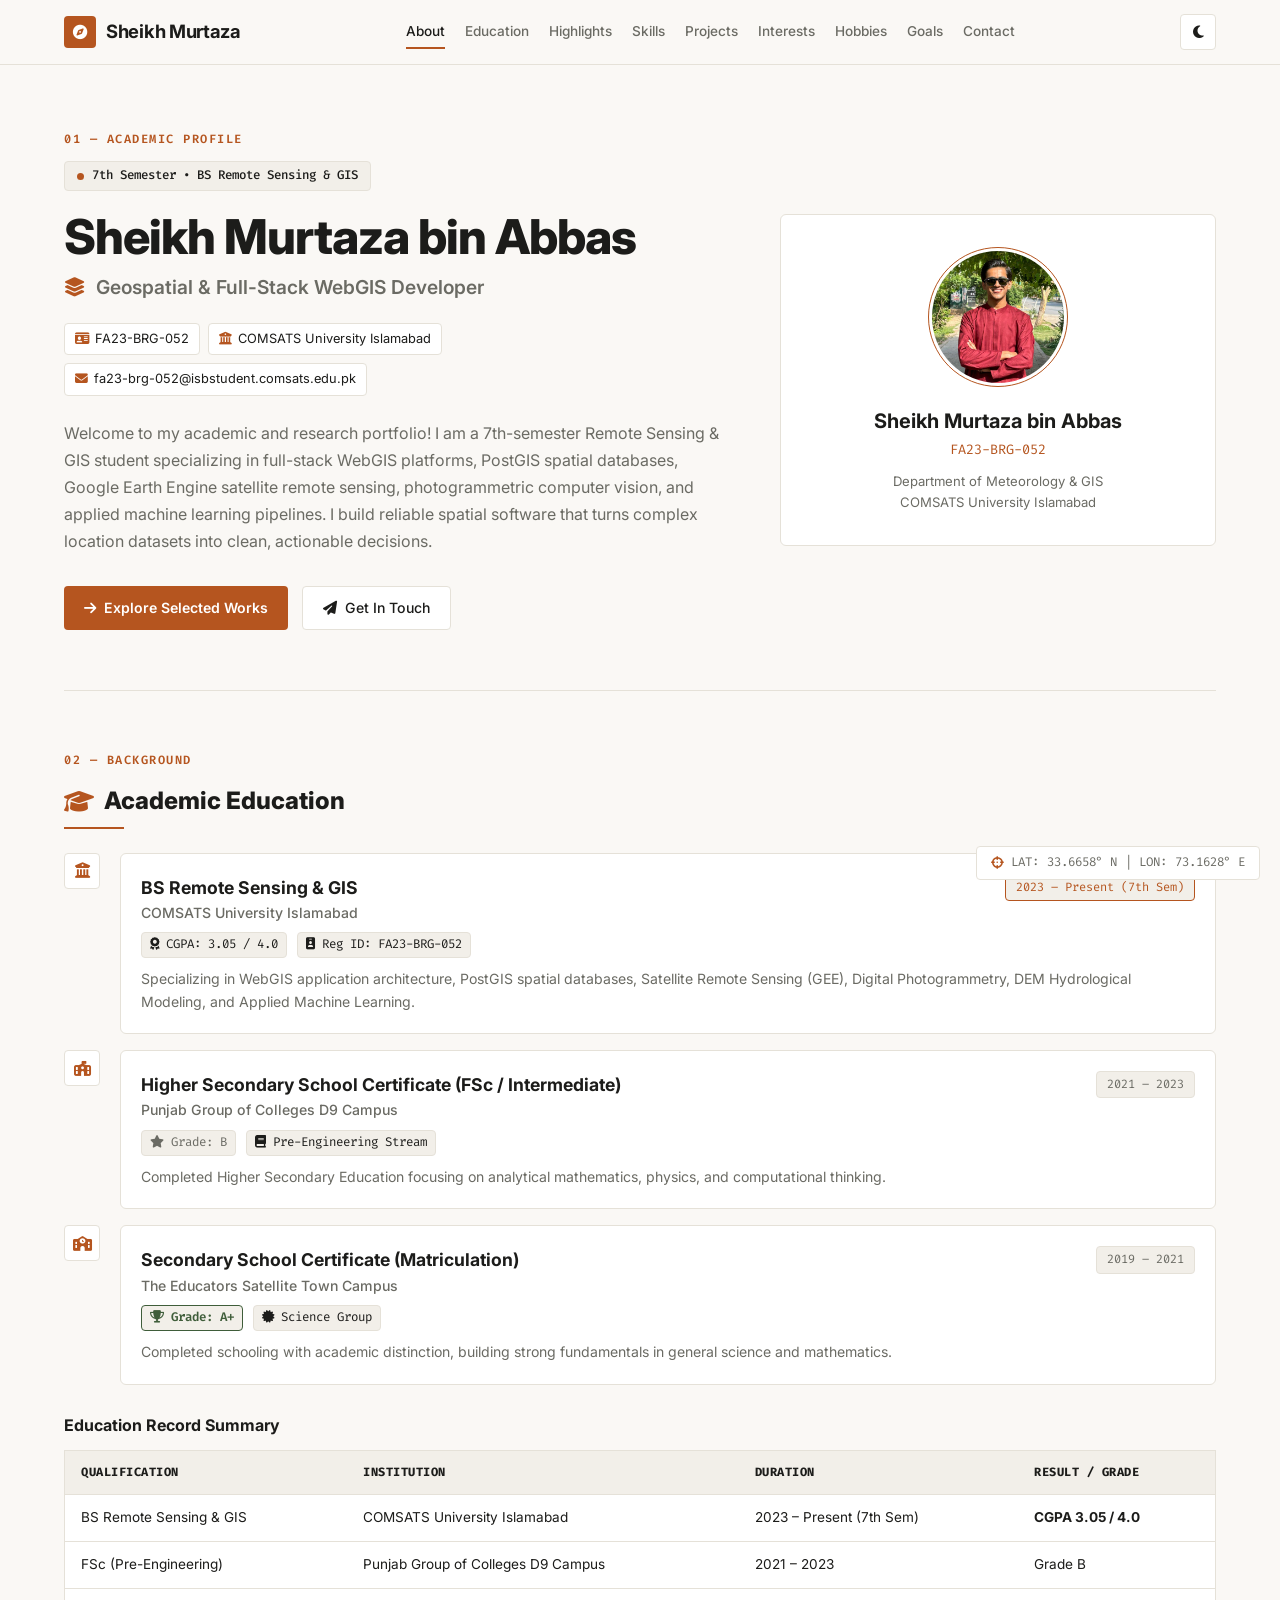
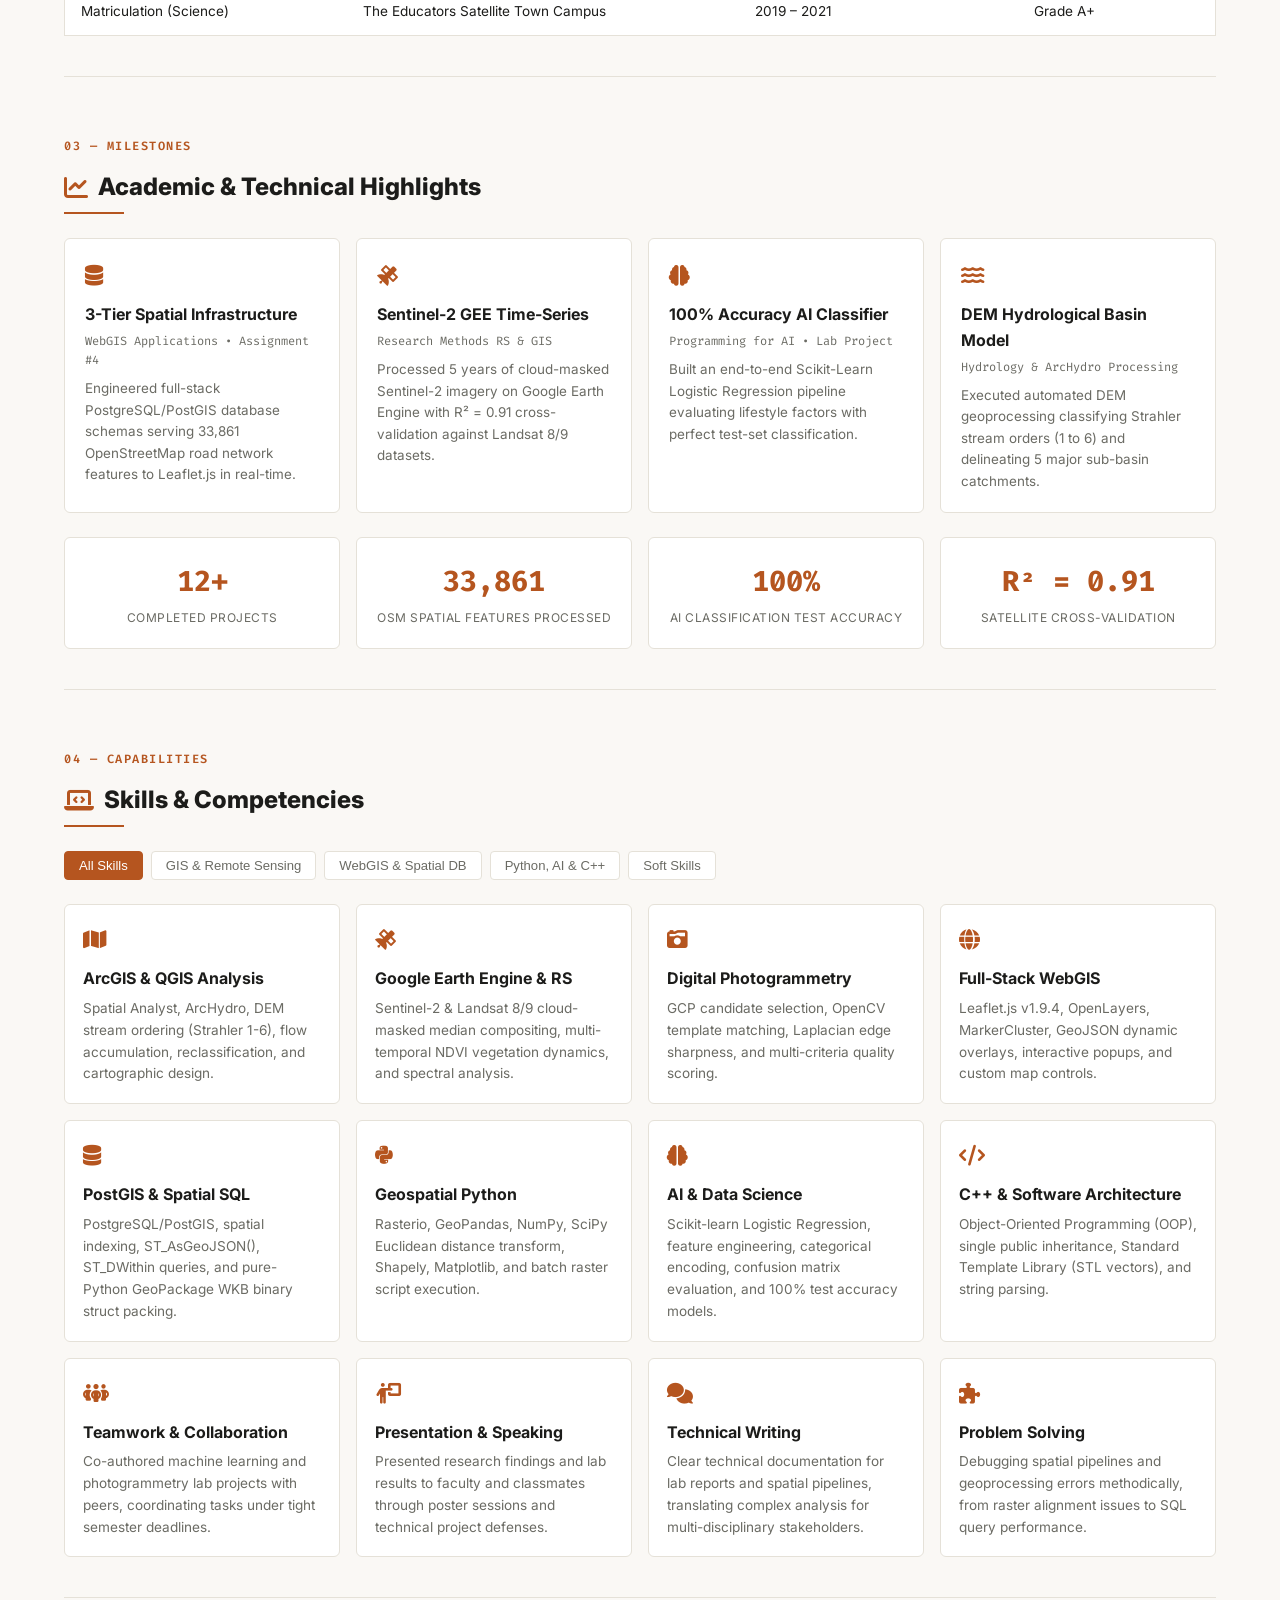
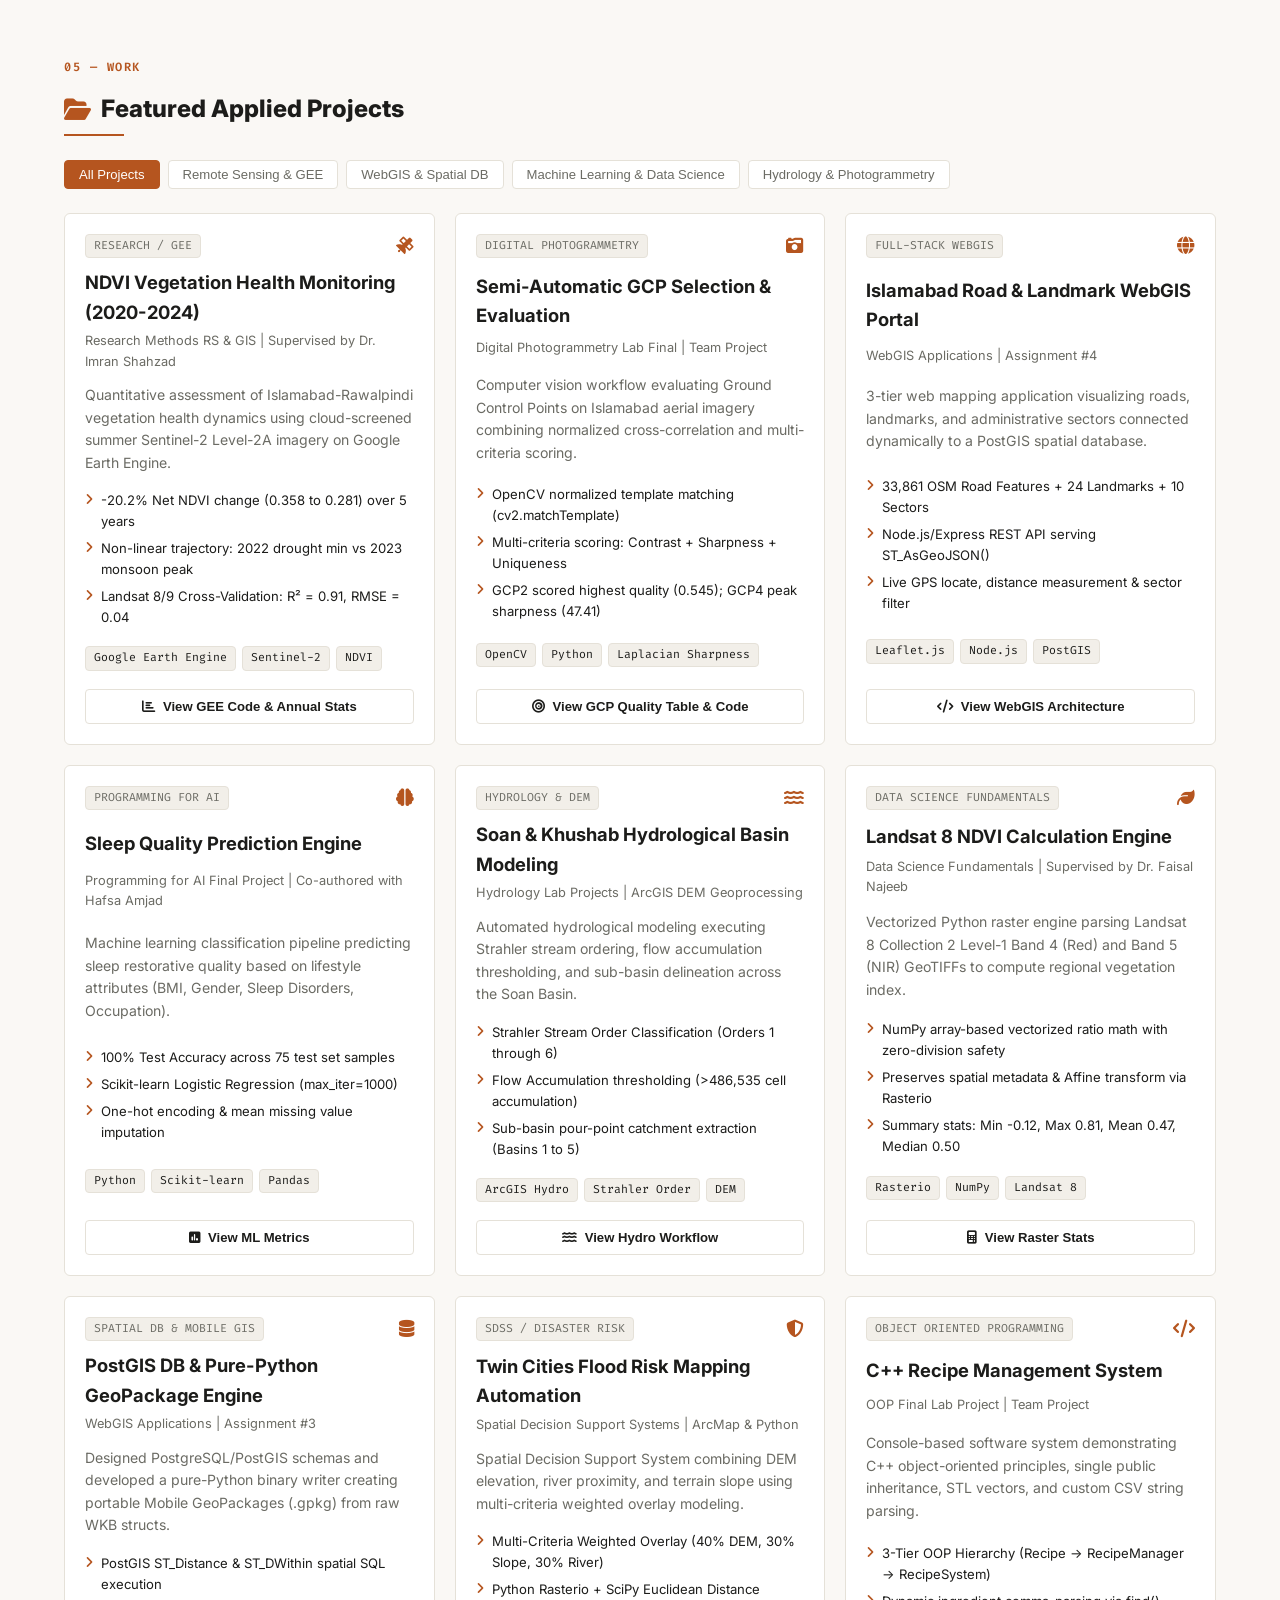
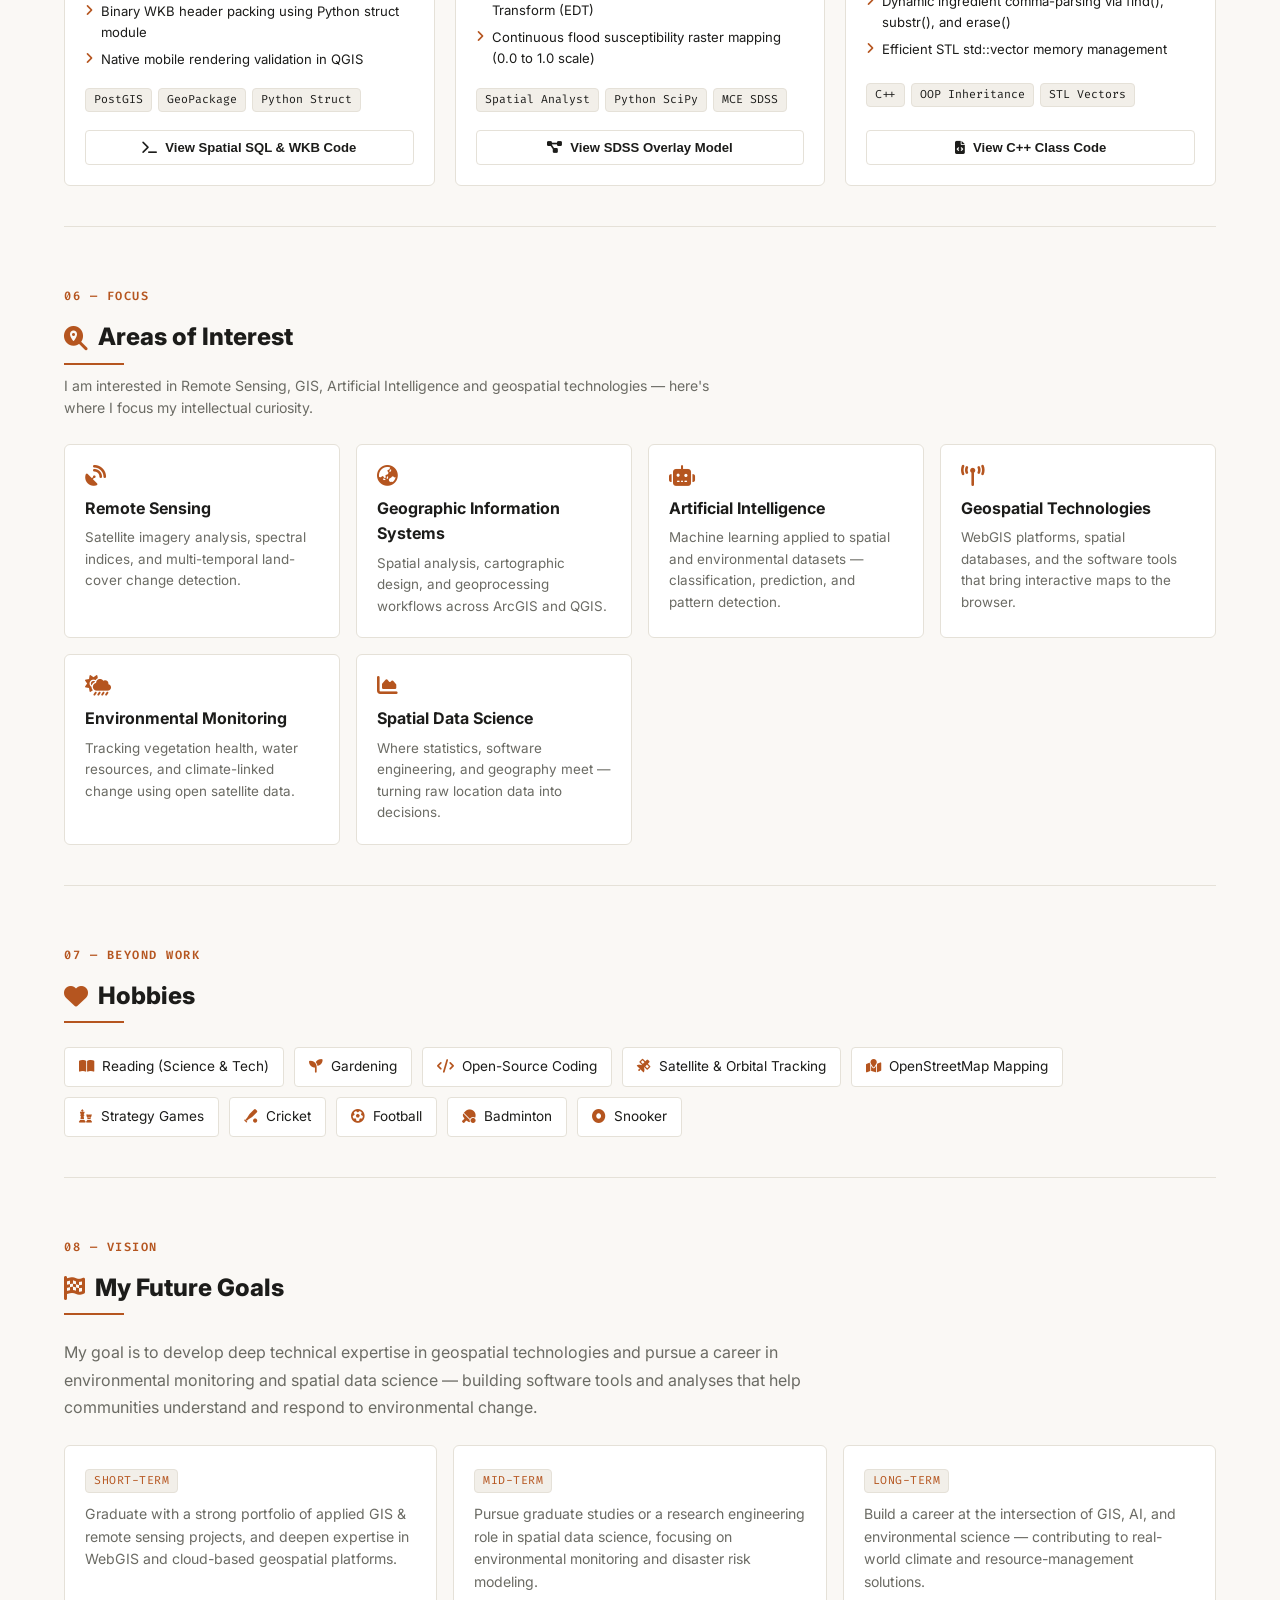
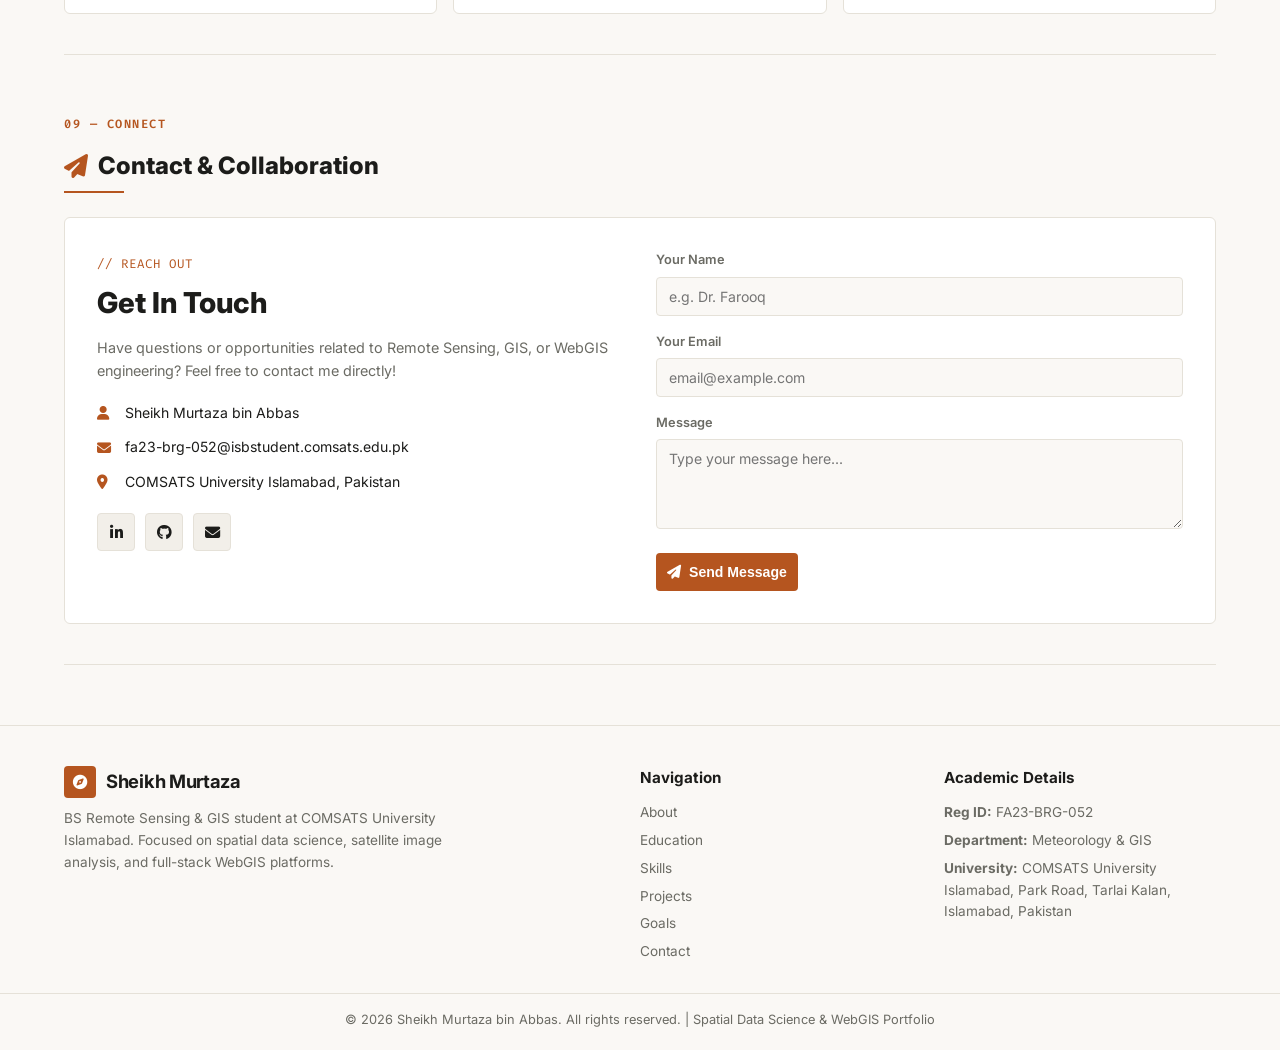
<file: index.html>
<!DOCTYPE html>
<html lang="en" data-theme="light">
<head>
  <meta charset="UTF-8">
  <meta name="viewport" content="width=device-width, initial-scale=1.0">
  <title>Sheikh Murtaza bin Abbas | Geospatial & Full-Stack WebGIS Developer</title>

  <!-- FontAwesome & Google Fonts -->
  <link rel="stylesheet" href="https://cdnjs.cloudflare.com/ajax/libs/font-awesome/6.4.0/css/all.min.css">
  <link href="https://fonts.googleapis.com/css2?family=Fira+Code:wght@400;500;600&family=Inter:wght@300;400;500;600;700;800&family=Newsreader:ital,opsz,wght@0,6..72,400;0,6..72,600;1,6..72,400&display=swap" rel="stylesheet">

  <link rel="stylesheet" href="style.css">
</head>
<body>

  <div class="scroll-progress" id="scrollProgress"></div>

  <!-- Header Navigation Bar -->
  <header class="navbar">
    <div class="nav-container">
      <a href="#about" class="brand-logo">
        <div class="brand-icon"><i class="fa-solid fa-compass"></i></div>
        <span class="brand-text">Sheikh Murtaza</span>
      </a>

      <nav class="nav-links" id="navLinks">
        <a href="#about" class="nav-link active">About</a>
        <a href="#education" class="nav-link">Education</a>
        <a href="#highlights" class="nav-link">Highlights</a>
        <a href="#skills" class="nav-link">Skills</a>
        <a href="#projects" class="nav-link">Projects</a>
        <a href="#interests" class="nav-link">Interests</a>
        <a href="#hobbies" class="nav-link">Hobbies</a>
        <a href="#goals" class="nav-link">Goals</a>
        <a href="#contact" class="nav-link">Contact</a>
      </nav>

      <div class="nav-actions">
        <button class="theme-toggle-btn" id="themeToggleBtn" onclick="toggleTheme()" title="Toggle Theme">
          <i class="fa-solid fa-moon"></i>
        </button>
        <button class="nav-burger" id="navBurger" title="Menu"><i class="fa-solid fa-bars"></i></button>
      </div>
    </div>
    <nav class="mobile-nav" id="mobileNav">
      <a href="#about">About</a>
      <a href="#education">Education</a>
      <a href="#highlights">Highlights</a>
      <a href="#skills">Skills</a>
      <a href="#projects">Projects</a>
      <a href="#interests">Interests</a>
      <a href="#hobbies">Hobbies</a>
      <a href="#goals">Goals</a>
      <a href="#contact">Contact</a>
    </nav>
  </header>

  <main class="main-content">

    <!-- Hero / About Section -->
    <section id="about" class="hero-section">
      <div class="hero-grid">

        <div class="hero-left reveal-slide-left">
          <div class="section-index">01 — ACADEMIC PROFILE</div>
          <div class="status-pill">
            <span class="status-dot"></span> 7th Semester &bull; BS Remote Sensing &amp; GIS
          </div>

          <h1 class="hero-name">Sheikh Murtaza bin Abbas</h1>
          <h2 class="hero-title"><i class="fa-solid fa-layer-group"></i> Geospatial &amp; Full-Stack WebGIS Developer</h2>

          <div class="meta-badges">
            <span class="badge"><i class="fa-solid fa-id-card"></i> FA23-BRG-052</span>
            <span class="badge"><i class="fa-solid fa-university"></i> COMSATS University Islamabad</span>
            <span class="badge"><i class="fa-solid fa-envelope"></i> fa23-brg-052@isbstudent.comsats.edu.pk</span>
          </div>

          <p class="hero-bio">
            Welcome to my academic and research portfolio! I am a 7th-semester Remote Sensing &amp; GIS student specializing in
            full-stack WebGIS platforms, PostGIS spatial databases, Google Earth Engine satellite remote sensing, photogrammetric computer vision, and applied machine learning pipelines. I build reliable spatial software that turns complex location datasets into clean, actionable decisions.
          </p>

          <div class="hero-cta-buttons">
            <a href="#projects" class="btn-primary"><i class="fa-solid fa-arrow-right"></i> Explore Selected Works</a>
            <a href="#contact" class="btn-secondary"><i class="fa-solid fa-paper-plane"></i> Get In Touch</a>
          </div>
        </div>

        <div class="hero-right reveal-slide-right">
          <div class="profile-card-pro">
            <div class="avatar-ring-container">
              <img src="assets/murtaza.jpeg" alt="Sheikh Murtaza bin Abbas" class="pro-avatar" id="profileImage" onerror="this.src='assets/murtaza.jpg'">
            </div>
            <h3 class="profile-card-name">Sheikh Murtaza bin Abbas</h3>
            <p class="profile-card-reg">FA23-BRG-052</p>
            <p class="profile-card-dept">Department of Meteorology &amp; GIS<br>COMSATS University Islamabad</p>
          </div>
        </div>

      </div>
    </section>

    <!-- Education -->
    <section id="education" class="section-container">
      <div class="section-title-wrap reveal-slide-up">
        <div class="section-index">02 — BACKGROUND</div>
        <h2 class="section-title"><i class="fa-solid fa-graduation-cap"></i> Academic Education</h2>
        <div class="title-line"></div>
      </div>

      <div class="edu-timeline">

        <div class="timeline-item reveal-slide-left">
          <div class="timeline-marker"><i class="fa-solid fa-university"></i></div>
          <div class="timeline-content">
            <div class="edu-header">
              <div>
                <h3 class="edu-degree">BS Remote Sensing &amp; GIS</h3>
                <p class="edu-inst">COMSATS University Islamabad</p>
              </div>
              <span class="edu-tag current">2023 &ndash; Present (7th Sem)</span>
            </div>
            <div class="edu-meta-row">
              <span class="edu-badge"><i class="fa-solid fa-award"></i> CGPA: 3.05 / 4.0</span>
              <span class="edu-badge"><i class="fa-solid fa-id-badge"></i> Reg ID: FA23-BRG-052</span>
            </div>
            <p class="edu-desc">Specializing in WebGIS application architecture, PostGIS spatial databases, Satellite Remote Sensing (GEE), Digital Photogrammetry, DEM Hydrological Modeling, and Applied Machine Learning.</p>
          </div>
        </div>

        <div class="timeline-item reveal-slide-right">
          <div class="timeline-marker"><i class="fa-solid fa-school-flag"></i></div>
          <div class="timeline-content">
            <div class="edu-header">
              <div>
                <h3 class="edu-degree">Higher Secondary School Certificate (FSc / Intermediate)</h3>
                <p class="edu-inst">Punjab Group of Colleges D9 Campus</p>
              </div>
              <span class="edu-tag">2021 &ndash; 2023</span>
            </div>
            <div class="edu-meta-row">
              <span class="edu-badge grade-b"><i class="fa-solid fa-star"></i> Grade: B</span>
              <span class="edu-badge"><i class="fa-solid fa-book"></i> Pre-Engineering Stream</span>
            </div>
            <p class="edu-desc">Completed Higher Secondary Education focusing on analytical mathematics, physics, and computational thinking.</p>
          </div>
        </div>

        <div class="timeline-item reveal-slide-left">
          <div class="timeline-marker"><i class="fa-solid fa-school"></i></div>
          <div class="timeline-content">
            <div class="edu-header">
              <div>
                <h3 class="edu-degree">Secondary School Certificate (Matriculation)</h3>
                <p class="edu-inst">The Educators Satellite Town Campus</p>
              </div>
              <span class="edu-tag">2019 &ndash; 2021</span>
            </div>
            <div class="edu-meta-row">
              <span class="edu-badge grade-aplus"><i class="fa-solid fa-trophy"></i> Grade: A+</span>
              <span class="edu-badge"><i class="fa-solid fa-certificate"></i> Science Group</span>
            </div>
            <p class="edu-desc">Completed schooling with academic distinction, building strong fundamentals in general science and mathematics.</p>
          </div>
        </div>

      </div>

      <div class="edu-table-wrap reveal-slide-up">
        <h3 class="edu-table-title">Education Record Summary</h3>
        <table class="edu-summary-table">
          <thead>
            <tr>
              <th>Qualification</th>
              <th>Institution</th>
              <th>Duration</th>
              <th>Result / Grade</th>
            </tr>
          </thead>
          <tbody>
            <tr>
              <td>BS Remote Sensing &amp; GIS</td>
              <td>COMSATS University Islamabad</td>
              <td>2023 &ndash; Present (7th Sem)</td>
              <td><strong>CGPA 3.05 / 4.0</strong></td>
            </tr>
            <tr>
              <td>FSc (Pre-Engineering)</td>
              <td>Punjab Group of Colleges D9 Campus</td>
              <td>2021 &ndash; 2023</td>
              <td>Grade B</td>
            </tr>
            <tr>
              <td>Matriculation (Science)</td>
              <td>The Educators Satellite Town Campus</td>
              <td>2019 &ndash; 2021</td>
              <td>Grade A+</td>
            </tr>
          </tbody>
        </table>
      </div>
    </section>

    <!-- Achievements & Technical Highlights -->
    <section id="highlights" class="section-container">
      <div class="section-title-wrap reveal-slide-up">
        <div class="section-index">03 — MILESTONES</div>
        <h2 class="section-title"><i class="fa-solid fa-chart-line"></i> Academic &amp; Technical Highlights</h2>
        <div class="title-line"></div>
      </div>

      <div class="cert-grid">
        <div class="cert-card reveal-pop">
          <div class="cert-icon"><i class="fa-solid fa-database"></i></div>
          <h4>3-Tier Spatial Infrastructure</h4>
          <p class="cert-meta">WebGIS Applications &bull; Assignment #4</p>
          <p class="cert-desc">Engineered full-stack PostgreSQL/PostGIS database schemas serving 33,861 OpenStreetMap road network features to Leaflet.js in real-time.</p>
        </div>

        <div class="cert-card reveal-pop">
          <div class="cert-icon"><i class="fa-solid fa-satellite"></i></div>
          <h4>Sentinel-2 GEE Time-Series</h4>
          <p class="cert-meta">Research Methods RS &amp; GIS</p>
          <p class="cert-desc">Processed 5 years of cloud-masked Sentinel-2 imagery on Google Earth Engine with R&sup2; = 0.91 cross-validation against Landsat 8/9 datasets.</p>
        </div>

        <div class="cert-card reveal-pop">
          <div class="cert-icon"><i class="fa-solid fa-brain"></i></div>
          <h4>100% Accuracy AI Classifier</h4>
          <p class="cert-meta">Programming for AI &bull; Lab Project</p>
          <p class="cert-desc">Built an end-to-end Scikit-Learn Logistic Regression pipeline evaluating lifestyle factors with perfect test-set classification.</p>
        </div>

        <div class="cert-card reveal-pop">
          <div class="cert-icon"><i class="fa-solid fa-water"></i></div>
          <h4>DEM Hydrological Basin Model</h4>
          <p class="cert-meta">Hydrology &amp; ArcHydro Processing</p>
          <p class="cert-desc">Executed automated DEM geoprocessing classifying Strahler stream orders (1 to 6) and delineating 5 major sub-basin catchments.</p>
        </div>
      </div>

      <div class="stats-counter-grid">
        <div class="stat-card reveal-pop">
          <div class="stat-num">12+</div>
          <div class="stat-lbl">Completed Projects</div>
        </div>
        <div class="stat-card reveal-pop">
          <div class="stat-num">33,861</div>
          <div class="stat-lbl">OSM Spatial Features Processed</div>
        </div>
        <div class="stat-card reveal-pop">
          <div class="stat-num">100%</div>
          <div class="stat-lbl">AI Classification Test Accuracy</div>
        </div>
        <div class="stat-card reveal-pop">
          <div class="stat-num">R&sup2; = 0.91</div>
          <div class="stat-lbl">Satellite Cross-Validation</div>
        </div>
      </div>
    </section>

    <!-- Technical & Soft Skills -->
    <section id="skills" class="section-container">
      <div class="section-title-wrap reveal-slide-up">
        <div class="section-index">04 — CAPABILITIES</div>
        <h2 class="section-title"><i class="fa-solid fa-laptop-code"></i> Skills &amp; Competencies</h2>
        <div class="title-line"></div>
      </div>

      <div class="filter-tabs reveal-slide-up">
        <button class="filter-btn active" onclick="filterSkills('all', event)">All Skills</button>
        <button class="filter-btn" onclick="filterSkills('gis', event)">GIS &amp; Remote Sensing</button>
        <button class="filter-btn" onclick="filterSkills('webgis', event)">WebGIS &amp; Spatial DB</button>
        <button class="filter-btn" onclick="filterSkills('code', event)">Python, AI &amp; C++</button>
        <button class="filter-btn" onclick="filterSkills('soft', event)">Soft Skills</button>
      </div>

      <div class="skills-grid" id="skillsGrid">
        <div class="skill-card reveal-pop" data-cat="gis">
          <div class="skill-icon"><i class="fa-solid fa-map"></i></div>
          <h4 class="skill-name">ArcGIS &amp; QGIS Analysis</h4>
          <p class="skill-text">Spatial Analyst, ArcHydro, DEM stream ordering (Strahler 1-6), flow accumulation, reclassification, and cartographic design.</p>
        </div>

        <div class="skill-card reveal-pop" data-cat="gis">
          <div class="skill-icon"><i class="fa-solid fa-satellite"></i></div>
          <h4 class="skill-name">Google Earth Engine &amp; RS</h4>
          <p class="skill-text">Sentinel-2 &amp; Landsat 8/9 cloud-masked median compositing, multi-temporal NDVI vegetation dynamics, and spectral analysis.</p>
        </div>

        <div class="skill-card reveal-pop" data-cat="gis">
          <div class="skill-icon"><i class="fa-solid fa-camera-retro"></i></div>
          <h4 class="skill-name">Digital Photogrammetry</h4>
          <p class="skill-text">GCP candidate selection, OpenCV template matching, Laplacian edge sharpness, and multi-criteria quality scoring.</p>
        </div>

        <div class="skill-card reveal-pop" data-cat="webgis">
          <div class="skill-icon"><i class="fa-solid fa-globe"></i></div>
          <h4 class="skill-name">Full-Stack WebGIS</h4>
          <p class="skill-text">Leaflet.js v1.9.4, OpenLayers, MarkerCluster, GeoJSON dynamic overlays, interactive popups, and custom map controls.</p>
        </div>

        <div class="skill-card reveal-pop" data-cat="webgis">
          <div class="skill-icon"><i class="fa-solid fa-database"></i></div>
          <h4 class="skill-name">PostGIS &amp; Spatial SQL</h4>
          <p class="skill-text">PostgreSQL/PostGIS, spatial indexing, ST_AsGeoJSON(), ST_DWithin queries, and pure-Python GeoPackage WKB binary struct packing.</p>
        </div>

        <div class="skill-card reveal-pop" data-cat="code">
          <div class="skill-icon"><i class="fa-brands fa-python"></i></div>
          <h4 class="skill-name">Geospatial Python</h4>
          <p class="skill-text">Rasterio, GeoPandas, NumPy, SciPy Euclidean distance transform, Shapely, Matplotlib, and batch raster script execution.</p>
        </div>

        <div class="skill-card reveal-pop" data-cat="code">
          <div class="skill-icon"><i class="fa-solid fa-brain"></i></div>
          <h4 class="skill-name">AI &amp; Data Science</h4>
          <p class="skill-text">Scikit-learn Logistic Regression, feature engineering, categorical encoding, confusion matrix evaluation, and 100% test accuracy models.</p>
        </div>

        <div class="skill-card reveal-pop" data-cat="code">
          <div class="skill-icon"><i class="fa-solid fa-code"></i></div>
          <h4 class="skill-name">C++ &amp; Software Architecture</h4>
          <p class="skill-text">Object-Oriented Programming (OOP), single public inheritance, Standard Template Library (STL vectors), and string parsing.</p>
        </div>

        <div class="skill-card reveal-pop" data-cat="soft">
          <div class="skill-icon"><i class="fa-solid fa-people-group"></i></div>
          <h4 class="skill-name">Teamwork &amp; Collaboration</h4>
          <p class="skill-text">Co-authored machine learning and photogrammetry lab projects with peers, coordinating tasks under tight semester deadlines.</p>
        </div>

        <div class="skill-card reveal-pop" data-cat="soft">
          <div class="skill-icon"><i class="fa-solid fa-person-chalkboard"></i></div>
          <h4 class="skill-name">Presentation &amp; Speaking</h4>
          <p class="skill-text">Presented research findings and lab results to faculty and classmates through poster sessions and technical project defenses.</p>
        </div>

        <div class="skill-card reveal-pop" data-cat="soft">
          <div class="skill-icon"><i class="fa-solid fa-comments"></i></div>
          <h4 class="skill-name">Technical Writing</h4>
          <p class="skill-text">Clear technical documentation for lab reports and spatial pipelines, translating complex analysis for multi-disciplinary stakeholders.</p>
        </div>

        <div class="skill-card reveal-pop" data-cat="soft">
          <div class="skill-icon"><i class="fa-solid fa-puzzle-piece"></i></div>
          <h4 class="skill-name">Problem Solving</h4>
          <p class="skill-text">Debugging spatial pipelines and geoprocessing errors methodically, from raster alignment issues to SQL query performance.</p>
        </div>
      </div>
    </section>

    <!-- Projects -->
    <section id="projects" class="section-container">
      <div class="section-title-wrap reveal-slide-up">
        <div class="section-index">05 — WORK</div>
        <h2 class="section-title"><i class="fa-solid fa-folder-open"></i> Featured Applied Projects</h2>
        <div class="title-line"></div>
      </div>

      <div class="filter-tabs reveal-slide-up">
        <button class="filter-btn active" onclick="filterProjects('all', event)">All Projects</button>
        <button class="filter-btn" onclick="filterProjects('rs', event)">Remote Sensing &amp; GEE</button>
        <button class="filter-btn" onclick="filterProjects('webgis', event)">WebGIS &amp; Spatial DB</button>
        <button class="filter-btn" onclick="filterProjects('ai', event)">Machine Learning &amp; Data Science</button>
        <button class="filter-btn" onclick="filterProjects('hydro', event)">Hydrology &amp; Photogrammetry</button>
      </div>

      <div class="projects-grid" id="projectsGrid">

        <div class="project-card reveal-slide-up" data-pcat="rs">
          <div class="project-card-header">
            <span class="project-tag">Research / GEE</span>
            <i class="fa-solid fa-satellite card-icon"></i>
          </div>
          <h3 class="project-card-title">NDVI Vegetation Health Monitoring (2020-2024)</h3>
          <p class="project-card-sub">Research Methods RS &amp; GIS | Supervised by Dr. Imran Shahzad</p>
          <p class="project-card-desc">Quantitative assessment of Islamabad-Rawalpindi vegetation health dynamics using cloud-screened summer Sentinel-2 Level-2A imagery on Google Earth Engine.</p>
          <ul class="project-bullets">
            <li><i class="fa-solid fa-angle-right"></i> -20.2% Net NDVI change (0.358 to 0.281) over 5 years</li>
            <li><i class="fa-solid fa-angle-right"></i> Non-linear trajectory: 2022 drought min vs 2023 monsoon peak</li>
            <li><i class="fa-solid fa-angle-right"></i> Landsat 8/9 Cross-Validation: R&sup2; = 0.91, RMSE = 0.04</li>
          </ul>
          <div class="pills-row">
            <span class="pill">Google Earth Engine</span>
            <span class="pill">Sentinel-2</span>
            <span class="pill">NDVI</span>
          </div>
          <button class="btn-card-action" onclick="openModal('gee')"><i class="fa-solid fa-chart-bar"></i> View GEE Code &amp; Annual Stats</button>
        </div>

        <div class="project-card reveal-slide-up" data-pcat="hydro">
          <div class="project-card-header">
            <span class="project-tag">Digital Photogrammetry</span>
            <i class="fa-solid fa-camera-retro card-icon"></i>
          </div>
          <h3 class="project-card-title">Semi-Automatic GCP Selection &amp; Evaluation</h3>
          <p class="project-card-sub">Digital Photogrammetry Lab Final | Team Project</p>
          <p class="project-card-desc">Computer vision workflow evaluating Ground Control Points on Islamabad aerial imagery combining normalized cross-correlation and multi-criteria scoring.</p>
          <ul class="project-bullets">
            <li><i class="fa-solid fa-angle-right"></i> OpenCV normalized template matching (cv2.matchTemplate)</li>
            <li><i class="fa-solid fa-angle-right"></i> Multi-criteria scoring: Contrast + Sharpness + Uniqueness</li>
            <li><i class="fa-solid fa-angle-right"></i> GCP2 scored highest quality (0.545); GCP4 peak sharpness (47.41)</li>
          </ul>
          <div class="pills-row">
            <span class="pill">OpenCV</span>
            <span class="pill">Python</span>
            <span class="pill">Laplacian Sharpness</span>
          </div>
          <button class="btn-card-action" onclick="openModal('photogrammetry')"><i class="fa-solid fa-bullseye"></i> View GCP Quality Table &amp; Code</button>
        </div>

        <div class="project-card reveal-slide-up" data-pcat="webgis">
          <div class="project-card-header">
            <span class="project-tag">Full-Stack WebGIS</span>
            <i class="fa-solid fa-globe card-icon"></i>
          </div>
          <h3 class="project-card-title">Islamabad Road &amp; Landmark WebGIS Portal</h3>
          <p class="project-card-sub">WebGIS Applications | Assignment #4</p>
          <p class="project-card-desc">3-tier web mapping application visualizing roads, landmarks, and administrative sectors connected dynamically to a PostGIS spatial database.</p>
          <ul class="project-bullets">
            <li><i class="fa-solid fa-angle-right"></i> 33,861 OSM Road Features + 24 Landmarks + 10 Sectors</li>
            <li><i class="fa-solid fa-angle-right"></i> Node.js/Express REST API serving ST_AsGeoJSON()</li>
            <li><i class="fa-solid fa-angle-right"></i> Live GPS locate, distance measurement &amp; sector filter</li>
          </ul>
          <div class="pills-row">
            <span class="pill">Leaflet.js</span>
            <span class="pill">Node.js</span>
            <span class="pill">PostGIS</span>
          </div>
          <button class="btn-card-action" onclick="openModal('webgis')"><i class="fa-solid fa-code"></i> View WebGIS Architecture</button>
        </div>

        <div class="project-card reveal-slide-up" data-pcat="ai">
          <div class="project-card-header">
            <span class="project-tag">Programming for AI</span>
            <i class="fa-solid fa-brain card-icon"></i>
          </div>
          <h3 class="project-card-title">Sleep Quality Prediction Engine</h3>
          <p class="project-card-sub">Programming for AI Final Project | Co-authored with Hafsa Amjad</p>
          <p class="project-card-desc">Machine learning classification pipeline predicting sleep restorative quality based on lifestyle attributes (BMI, Gender, Sleep Disorders, Occupation).</p>
          <ul class="project-bullets">
            <li><i class="fa-solid fa-angle-right"></i> 100% Test Accuracy across 75 test set samples</li>
            <li><i class="fa-solid fa-angle-right"></i> Scikit-learn Logistic Regression (max_iter=1000)</li>
            <li><i class="fa-solid fa-angle-right"></i> One-hot encoding &amp; mean missing value imputation</li>
          </ul>
          <div class="pills-row">
            <span class="pill">Python</span>
            <span class="pill">Scikit-learn</span>
            <span class="pill">Pandas</span>
          </div>
          <button class="btn-card-action" onclick="openModal('ai')"><i class="fa-solid fa-square-poll-vertical"></i> View ML Metrics</button>
        </div>

        <div class="project-card reveal-slide-up" data-pcat="hydro">
          <div class="project-card-header">
            <span class="project-tag">Hydrology &amp; DEM</span>
            <i class="fa-solid fa-water card-icon"></i>
          </div>
          <h3 class="project-card-title">Soan &amp; Khushab Hydrological Basin Modeling</h3>
          <p class="project-card-sub">Hydrology Lab Projects | ArcGIS DEM Geoprocessing</p>
          <p class="project-card-desc">Automated hydrological modeling executing Strahler stream ordering, flow accumulation thresholding, and sub-basin delineation across the Soan Basin.</p>
          <ul class="project-bullets">
            <li><i class="fa-solid fa-angle-right"></i> Strahler Stream Order Classification (Orders 1 through 6)</li>
            <li><i class="fa-solid fa-angle-right"></i> Flow Accumulation thresholding (&gt;486,535 cell accumulation)</li>
            <li><i class="fa-solid fa-angle-right"></i> Sub-basin pour-point catchment extraction (Basins 1 to 5)</li>
          </ul>
          <div class="pills-row">
            <span class="pill">ArcGIS Hydro</span>
            <span class="pill">Strahler Order</span>
            <span class="pill">DEM</span>
          </div>
          <button class="btn-card-action" onclick="openModal('hydrology')"><i class="fa-solid fa-water"></i> View Hydro Workflow</button>
        </div>

        <div class="project-card reveal-slide-up" data-pcat="ai">
          <div class="project-card-header">
            <span class="project-tag">Data Science Fundamentals</span>
            <i class="fa-solid fa-leaf card-icon"></i>
          </div>
          <h3 class="project-card-title">Landsat 8 NDVI Calculation Engine</h3>
          <p class="project-card-sub">Data Science Fundamentals | Supervised by Dr. Faisal Najeeb</p>
          <p class="project-card-desc">Vectorized Python raster engine parsing Landsat 8 Collection 2 Level-1 Band 4 (Red) and Band 5 (NIR) GeoTIFFs to compute regional vegetation index.</p>
          <ul class="project-bullets">
            <li><i class="fa-solid fa-angle-right"></i> NumPy array-based vectorized ratio math with zero-division safety</li>
            <li><i class="fa-solid fa-angle-right"></i> Preserves spatial metadata &amp; Affine transform via Rasterio</li>
            <li><i class="fa-solid fa-angle-right"></i> Summary stats: Min -0.12, Max 0.81, Mean 0.47, Median 0.50</li>
          </ul>
          <div class="pills-row">
            <span class="pill">Rasterio</span>
            <span class="pill">NumPy</span>
            <span class="pill">Landsat 8</span>
          </div>
          <button class="btn-card-action" onclick="openModal('datascience')"><i class="fa-solid fa-calculator"></i> View Raster Stats</button>
        </div>

        <div class="project-card reveal-slide-up" data-pcat="webgis">
          <div class="project-card-header">
            <span class="project-tag">Spatial DB &amp; Mobile GIS</span>
            <i class="fa-solid fa-database card-icon"></i>
          </div>
          <h3 class="project-card-title">PostGIS DB &amp; Pure-Python GeoPackage Engine</h3>
          <p class="project-card-sub">WebGIS Applications | Assignment #3</p>
          <p class="project-card-desc">Designed PostgreSQL/PostGIS schemas and developed a pure-Python binary writer creating portable Mobile GeoPackages (.gpkg) from raw WKB structs.</p>
          <ul class="project-bullets">
            <li><i class="fa-solid fa-angle-right"></i> PostGIS ST_Distance &amp; ST_DWithin spatial SQL execution</li>
            <li><i class="fa-solid fa-angle-right"></i> Binary WKB header packing using Python struct module</li>
            <li><i class="fa-solid fa-angle-right"></i> Native mobile rendering validation in QGIS</li>
          </ul>
          <div class="pills-row">
            <span class="pill">PostGIS</span>
            <span class="pill">GeoPackage</span>
            <span class="pill">Python Struct</span>
          </div>
          <button class="btn-card-action" onclick="openModal('postgis')"><i class="fa-solid fa-terminal"></i> View Spatial SQL &amp; WKB Code</button>
        </div>

        <div class="project-card reveal-slide-up" data-pcat="hydro">
          <div class="project-card-header">
            <span class="project-tag">SDSS / Disaster Risk</span>
            <i class="fa-solid fa-shield-halved card-icon"></i>
          </div>
          <h3 class="project-card-title">Twin Cities Flood Risk Mapping Automation</h3>
          <p class="project-card-sub">Spatial Decision Support Systems | ArcMap &amp; Python</p>
          <p class="project-card-desc">Spatial Decision Support System combining DEM elevation, river proximity, and terrain slope using multi-criteria weighted overlay modeling.</p>
          <ul class="project-bullets">
            <li><i class="fa-solid fa-angle-right"></i> Multi-Criteria Weighted Overlay (40% DEM, 30% Slope, 30% River)</li>
            <li><i class="fa-solid fa-angle-right"></i> Python Rasterio + SciPy Euclidean Distance Transform (EDT)</li>
            <li><i class="fa-solid fa-angle-right"></i> Continuous flood susceptibility raster mapping (0.0 to 1.0 scale)</li>
          </ul>
          <div class="pills-row">
            <span class="pill">Spatial Analyst</span>
            <span class="pill">Python SciPy</span>
            <span class="pill">MCE SDSS</span>
          </div>
          <button class="btn-card-action" onclick="openModal('flood')"><i class="fa-solid fa-diagram-project"></i> View SDSS Overlay Model</button>
        </div>

        <div class="project-card reveal-slide-up" data-pcat="ai">
          <div class="project-card-header">
            <span class="project-tag">Object Oriented Programming</span>
            <i class="fa-solid fa-code card-icon"></i>
          </div>
          <h3 class="project-card-title">C++ Recipe Management System</h3>
          <p class="project-card-sub">OOP Final Lab Project | Team Project</p>
          <p class="project-card-desc">Console-based software system demonstrating C++ object-oriented principles, single public inheritance, STL vectors, and custom CSV string parsing.</p>
          <ul class="project-bullets">
            <li><i class="fa-solid fa-angle-right"></i> 3-Tier OOP Hierarchy (Recipe &rarr; RecipeManager &rarr; RecipeSystem)</li>
            <li><i class="fa-solid fa-angle-right"></i> Dynamic ingredient comma-parsing via find(), substr(), and erase()</li>
            <li><i class="fa-solid fa-angle-right"></i> Efficient STL std::vector memory management</li>
          </ul>
          <div class="pills-row">
            <span class="pill">C++</span>
            <span class="pill">OOP Inheritance</span>
            <span class="pill">STL Vectors</span>
          </div>
          <button class="btn-card-action" onclick="openModal('cpp')"><i class="fa-solid fa-file-code"></i> View C++ Class Code</button>
        </div>

      </div>
    </section>

    <!-- Areas of Interest -->
    <section id="interests" class="section-container">
      <div class="section-title-wrap reveal-slide-up">
        <div class="section-index">06 — FOCUS</div>
        <h2 class="section-title"><i class="fa-solid fa-magnifying-glass-location"></i> Areas of Interest</h2>
        <div class="title-line"></div>
        <p class="section-subtext">I am interested in Remote Sensing, GIS, Artificial Intelligence and geospatial technologies — here's where I focus my intellectual curiosity.</p>
      </div>

      <div class="interest-grid">
        <div class="interest-card reveal-pop">
          <i class="fa-solid fa-satellite-dish"></i>
          <h4>Remote Sensing</h4>
          <p>Satellite imagery analysis, spectral indices, and multi-temporal land-cover change detection.</p>
        </div>
        <div class="interest-card reveal-pop">
          <i class="fa-solid fa-earth-asia"></i>
          <h4>Geographic Information Systems</h4>
          <p>Spatial analysis, cartographic design, and geoprocessing workflows across ArcGIS and QGIS.</p>
        </div>
        <div class="interest-card reveal-pop">
          <i class="fa-solid fa-robot"></i>
          <h4>Artificial Intelligence</h4>
          <p>Machine learning applied to spatial and environmental datasets — classification, prediction, and pattern detection.</p>
        </div>
        <div class="interest-card reveal-pop">
          <i class="fa-solid fa-tower-broadcast"></i>
          <h4>Geospatial Technologies</h4>
          <p>WebGIS platforms, spatial databases, and the software tools that bring interactive maps to the browser.</p>
        </div>
        <div class="interest-card reveal-pop">
          <i class="fa-solid fa-cloud-sun-rain"></i>
          <h4>Environmental Monitoring</h4>
          <p>Tracking vegetation health, water resources, and climate-linked change using open satellite data.</p>
        </div>
        <div class="interest-card reveal-pop">
          <i class="fa-solid fa-chart-area"></i>
          <h4>Spatial Data Science</h4>
          <p>Where statistics, software engineering, and geography meet — turning raw location data into decisions.</p>
        </div>
      </div>
    </section>

    <!-- Hobbies -->
    <section id="hobbies" class="section-container">
      <div class="section-title-wrap reveal-slide-up">
        <div class="section-index">07 — BEYOND WORK</div>
        <h2 class="section-title"><i class="fa-solid fa-heart"></i> Hobbies</h2>
        <div class="title-line"></div>
      </div>

      <div class="hobbies-box reveal-slide-up">
        <div class="hobby-pill"><i class="fa-solid fa-book-open"></i> Reading (Science &amp; Tech)</div>
        <div class="hobby-pill"><i class="fa-solid fa-seedling"></i> Gardening</div>
        <div class="hobby-pill"><i class="fa-solid fa-code"></i> Open-Source Coding</div>
        <div class="hobby-pill"><i class="fa-solid fa-satellite"></i> Satellite &amp; Orbital Tracking</div>
        <div class="hobby-pill"><i class="fa-solid fa-map-location"></i> OpenStreetMap Mapping</div>
        <div class="hobby-pill"><i class="fa-solid fa-chess"></i> Strategy Games</div>
        <div class="hobby-pill"><i class="fa-solid fa-baseball-bat-ball"></i> Cricket</div>
        <div class="hobby-pill"><i class="fa-solid fa-futbol"></i> Football</div>
        <div class="hobby-pill"><i class="fa-solid fa-table-tennis-paddle-ball"></i> Badminton</div>
        <div class="hobby-pill"><i class="fa-solid fa-circle-dot"></i> Snooker</div>
      </div>
    </section>

    <!-- Future Goals -->
    <section id="goals" class="section-container">
      <div class="section-title-wrap reveal-slide-up">
        <div class="section-index">08 — VISION</div>
        <h2 class="section-title"><i class="fa-solid fa-flag-checkered"></i> My Future Goals</h2>
        <div class="title-line"></div>
      </div>

      <div class="goals-wrapper reveal-slide-up">
        <p class="goals-lead">My goal is to develop deep technical expertise in geospatial technologies and pursue a career in environmental monitoring and spatial data science — building software tools and analyses that help communities understand and respond to environmental change.</p>
        <div class="goals-grid">
          <div class="goal-card reveal-pop">
            <span class="goal-tag">Short-Term</span>
            <p>Graduate with a strong portfolio of applied GIS &amp; remote sensing projects, and deepen expertise in WebGIS and cloud-based geospatial platforms.</p>
          </div>
          <div class="goal-card reveal-pop">
            <span class="goal-tag">Mid-Term</span>
            <p>Pursue graduate studies or a research engineering role in spatial data science, focusing on environmental monitoring and disaster risk modeling.</p>
          </div>
          <div class="goal-card reveal-pop">
            <span class="goal-tag">Long-Term</span>
            <p>Build a career at the intersection of GIS, AI, and environmental science — contributing to real-world climate and resource-management solutions.</p>
          </div>
        </div>
      </div>
    </section>

    <!-- Contact -->
    <section id="contact" class="section-container">
      <div class="section-title-wrap reveal-slide-up">
        <div class="section-index">09 — CONNECT</div>
        <h2 class="section-title"><i class="fa-solid fa-paper-plane"></i> Contact &amp; Collaboration</h2>
        <div class="title-line"></div>
      </div>

      <div class="contact-wrapper reveal-slide-up">
        <div class="contact-info-panel">
          <span class="contact-tag">// REACH OUT</span>
          <h3 class="contact-heading">Get In Touch</h3>
          <p class="contact-subtext">Have questions or opportunities related to Remote Sensing, GIS, or WebGIS engineering? Feel free to contact me directly!</p>

          <div class="contact-details-list">
            <div class="contact-detail-item">
              <i class="fa-solid fa-user"></i>
              <span>Sheikh Murtaza bin Abbas</span>
            </div>
            <div class="contact-detail-item">
              <i class="fa-solid fa-envelope"></i>
              <span>fa23-brg-052@isbstudent.comsats.edu.pk</span>
            </div>
            <div class="contact-detail-item">
              <i class="fa-solid fa-location-dot"></i>
              <span>COMSATS University Islamabad, Pakistan</span>
            </div>
          </div>

          <div class="social-links">
            <a href="https://www.linkedin.com/in/murtaza-abbas-238436225" target="_blank" rel="noopener" class="social-link" title="LinkedIn">
              <i class="fa-brands fa-linkedin-in"></i>
            </a>
            <a href="https://github.com/murtazaabbas788" target="_blank" rel="noopener" class="social-link" title="GitHub">
              <i class="fa-brands fa-github"></i>
            </a>
            <a href="mailto:fa23-brg-052@isbstudent.comsats.edu.pk" class="social-link" title="Email">
              <i class="fa-solid fa-envelope"></i>
            </a>
          </div>
        </div>

        <div class="contact-form-panel">
          <form id="contactForm" onsubmit="handleFormSubmit(event)">
            <div class="form-group">
              <label for="userName">Your Name</label>
              <input type="text" id="userName" placeholder="e.g. Dr. Farooq" required>
            </div>

            <div class="form-group">
              <label for="userEmail">Your Email</label>
              <input type="email" id="userEmail" placeholder="email@example.com" required>
            </div>

            <div class="form-group">
              <label for="userMessage">Message</label>
              <textarea id="userMessage" rows="4" placeholder="Type your message here..." required></textarea>
            </div>

            <button type="submit" class="btn-send-message">
              <i class="fa-solid fa-paper-plane"></i> Send Message
            </button>
          </form>
        </div>
      </div>
    </section>

  </main>

  <footer class="site-footer">
    <div class="footer-container">
      <div class="footer-brand">
        <div class="brand-logo">
          <div class="brand-icon"><i class="fa-solid fa-compass"></i></div>
          <span class="brand-text">Sheikh Murtaza</span>
        </div>
        <p class="footer-bio">BS Remote Sensing &amp; GIS student at COMSATS University Islamabad. Focused on spatial data science, satellite image analysis, and full-stack WebGIS platforms.</p>
      </div>

      <div class="footer-links-col">
        <h4>Navigation</h4>
        <a href="#about">About</a>
        <a href="#education">Education</a>
        <a href="#skills">Skills</a>
        <a href="#projects">Projects</a>
        <a href="#goals">Goals</a>
        <a href="#contact">Contact</a>
      </div>

      <div class="footer-info-col">
        <h4>Academic Details</h4>
        <p><strong>Reg ID:</strong> FA23-BRG-052</p>
        <p><strong>Department:</strong> Meteorology &amp; GIS</p>
        <p><strong>University:</strong> COMSATS University Islamabad, Park Road, Tarlai Kalan, Islamabad, Pakistan</p>
      </div>
    </div>

    <div class="footer-bottom">
      <p>&copy; 2026 Sheikh Murtaza bin Abbas. All rights reserved. | Spatial Data Science &amp; WebGIS Portfolio</p>
    </div>
  </footer>

  <div class="mini-hud-coords">
    <i class="fa-solid fa-crosshairs"></i> LAT: <span id="latDisplay">33.6658&deg; N</span> | LON: <span id="lonDisplay">73.1628&deg; E</span>
  </div>

  <div class="modal-overlay" id="modalOverlay" onclick="closeModalOnOverlay(event)">
    <div class="modal-card">
      <button class="modal-close-btn" onclick="closeModal()"><i class="fa-solid fa-xmark"></i></button>
      <div id="modalBody"></div>
    </div>
  </div>

  <script src="script.js"></script>
</body>
</html>
</file>
<file: style.css>
/* ==========================================================================
   INK & CLAY DESIGN SYSTEM
   Palette: Warm Paper (#faf8f5), Ink (#1c1c1a), Muted Gray (#6b6b64),
            Terracotta/Clay Accent (#b5551f), Low-contrast border (#e5e1d8).
   Rules: Flat colors, 0 gradients, 0 box-shadow blurs, 1px subtle borders.
   ========================================================================== */
:root {
  --font-sans: 'Inter', -apple-system, BlinkMacSystemFont, sans-serif;
  --font-serif: 'Newsreader', Georgia, serif;
  --font-mono: 'Fira Code', monospace;

  /* Ink & Clay Light Mode (Default) */
  --bg-paper: #faf8f5;
  --bg-card: #ffffff;
  --bg-subtle: #f2efe9;
  --bg-input: #ffffff;

  --border-color: #e5e1d8;
  --border-dark: #1c1c1a;

  --text-ink: #1c1c1a;
  --text-muted: #6b6b64;

  --accent-clay: #b5551f;
  --accent-clay-hover: #984415;
  --accent-moss: #3f5d3a;
}

[data-theme="dark"] {
  /* Minimal Dark Mode fallback for night viewing */
  --bg-paper: #161614;
  --bg-card: #1f1f1d;
  --bg-subtle: #272724;
  --bg-input: #1f1f1d;

  --border-color: #2e2e2a;
  --border-dark: #eae8e3;

  --text-ink: #eae8e3;
  --text-muted: #a0a098;

  --accent-clay: #d66c33;
  --accent-clay-hover: #e87e45;
  --accent-moss: #5a7d53;
}

* {
  box-sizing: border-box;
  margin: 0;
  padding: 0;
  scroll-behavior: smooth;
  transition: background-color 0.2s ease, border-color 0.2s ease, color 0.2s ease;
}

body {
  background-color: var(--bg-paper);
  color: var(--text-ink);
  font-family: var(--font-sans);
  line-height: 1.6;
}

a { 
  color: var(--accent-clay); 
  text-decoration: none; 
}

a:hover {
  text-decoration: underline;
}

/* Scroll progress bar */
.scroll-progress {
  position: fixed;
  top: 0; 
  left: 0;
  height: 2px;
  width: 0%;
  background: var(--accent-clay);
  z-index: 2100;
  transition: width 0.1s linear;
}

/* ==========================================================================
   NAVIGATION BAR
   ========================================================================== */
.navbar {
  position: fixed; 
  top: 0; 
  left: 0; 
  width: 100%;
  background: var(--bg-paper);
  border-bottom: 1px solid var(--border-color);
  z-index: 1000; 
  padding: 14px 0;
}

.nav-container {
  max-width: 1200px; 
  margin: 0 auto; 
  padding: 0 24px;
  display: flex; 
  justify-content: space-between; 
  align-items: center;
}

.brand-logo { 
  display: flex; 
  align-items: center; 
  gap: 10px; 
  font-size: 1.15rem; 
  font-weight: 700; 
  color: var(--text-ink); 
  letter-spacing: -0.3px;
}

.brand-text { 
  color: var(--text-ink); 
}

.brand-icon {
  width: 32px; 
  height: 32px;
  background: var(--accent-clay);
  border-radius: 4px; 
  display: flex; 
  align-items: center; 
  justify-content: center;
  color: #ffffff; 
  font-size: 0.9rem;
}

.nav-links { 
  display: flex; 
  gap: 20px; 
}

.nav-link { 
  font-size: 0.85rem; 
  font-weight: 500; 
  color: var(--text-muted); 
  position: relative; 
  padding: 4px 0; 
}

.nav-link:hover, .nav-link.active { 
  color: var(--text-ink); 
  text-decoration: none;
}

.nav-link.active::after {
  content: ''; 
  position: absolute; 
  bottom: -2px; 
  left: 0; 
  width: 100%; 
  height: 2px; 
  background: var(--accent-clay);
}

.nav-actions { 
  display: flex; 
  align-items: center; 
  gap: 10px; 
}

.theme-toggle-btn, .nav-burger {
  background: var(--bg-card); 
  border: 1px solid var(--border-color); 
  color: var(--text-ink);
  width: 36px; 
  height: 36px; 
  border-radius: 4px; 
  cursor: pointer;
  display: flex; 
  align-items: center; 
  justify-content: center; 
  font-size: 0.9rem;
}

.theme-toggle-btn:hover, .nav-burger:hover { 
  border-color: var(--border-dark); 
}

.nav-burger { 
  display: none; 
}

.mobile-nav {
  display: none;
  flex-direction: column;
  background: var(--bg-paper);
  border-top: 1px solid var(--border-color);
  padding: 10px 24px 16px;
}

.mobile-nav a { 
  padding: 10px 0; 
  font-weight: 500; 
  color: var(--text-ink); 
  border-bottom: 1px solid var(--border-color); 
}

.mobile-nav.open { 
  display: flex; 
}

/* ==========================================================================
   SCROLL REVEAL ANIMATIONS
   ========================================================================== */
.reveal-slide-up { opacity: 0; transform: translateY(30px); transition: opacity 0.6s ease, transform 0.6s ease; }
.reveal-slide-left { opacity: 0; transform: translateX(-40px); transition: opacity 0.6s ease, transform 0.6s ease; }
.reveal-slide-right { opacity: 0; transform: translateX(40px); transition: opacity 0.6s ease, transform 0.6s ease; }
.reveal-pop { opacity: 0; transform: scale(0.95); transition: opacity 0.5s ease, transform 0.5s ease; }
.slide-in-active { opacity: 1 !important; transform: translate(0) scale(1) !important; }

/* ==========================================================================
   LAYOUT & HERO
   ========================================================================== */
.main-content { 
  max-width: 1200px; 
  margin: 90px auto 0; 
  padding: 0 24px; 
}

.hero-section { 
  padding: 40px 0 60px; 
  border-bottom: 1px solid var(--border-color);
  margin-bottom: 60px;
}

.hero-grid { 
  display: grid; 
  grid-template-columns: 1.3fr 0.85fr; 
  gap: 48px; 
  align-items: center; 
}

.section-index {
  font-family: var(--font-mono);
  font-size: 0.75rem;
  letter-spacing: 1.5px;
  color: var(--accent-clay);
  font-weight: 600;
  margin-bottom: 12px;
}

.status-pill {
  display: inline-flex; 
  align-items: center; 
  gap: 8px;
  background: var(--bg-subtle); 
  border: 1px solid var(--border-color); 
  color: var(--text-ink);
  padding: 4px 12px; 
  border-radius: 4px; 
  font-size: 0.78rem; 
  font-weight: 500; 
  font-family: var(--font-mono);
  margin-bottom: 20px;
}

.status-dot { 
  width: 7px; 
  height: 7px; 
  background: var(--accent-clay); 
  border-radius: 50%; 
}

.hero-name { 
  font-size: 3rem; 
  font-weight: 800; 
  color: var(--text-ink); 
  letter-spacing: -1px; 
  line-height: 1.1; 
  margin-bottom: 8px; 
}

.hero-title { 
  font-size: 1.2rem; 
  color: var(--text-muted); 
  font-weight: 600; 
  margin-bottom: 20px; 
  display: flex; 
  align-items: center; 
  gap: 10px; 
}

.hero-title i {
  color: var(--accent-clay);
}

.meta-badges { 
  display: flex; 
  flex-wrap: wrap; 
  gap: 8px; 
  margin-bottom: 24px; 
}

.badge { 
  background: var(--bg-card); 
  border: 1px solid var(--border-color); 
  color: var(--text-ink); 
  padding: 5px 10px; 
  border-radius: 4px; 
  font-size: 0.8rem; 
  display: flex; 
  align-items: center; 
  gap: 6px; 
}

.badge i { 
  color: var(--accent-clay); 
}

.hero-bio { 
  font-size: 1rem; 
  color: var(--text-muted); 
  line-height: 1.7; 
  margin-bottom: 30px; 
}

.hero-cta-buttons { 
  display: flex; 
  gap: 14px; 
  flex-wrap: wrap; 
}

.btn-primary {
  background: var(--accent-clay);
  color: #ffffff; 
  font-weight: 600; 
  padding: 10px 20px; 
  border-radius: 4px;
  display: inline-flex; 
  align-items: center; 
  gap: 8px; 
  font-size: 0.88rem;
  border: none;
}

.btn-primary:hover { 
  background: var(--accent-clay-hover); 
  color: #ffffff;
  text-decoration: none;
}

.btn-secondary {
  background: var(--bg-card); 
  border: 1px solid var(--border-color); 
  color: var(--text-ink);
  font-weight: 500; 
  padding: 10px 20px; 
  border-radius: 4px; 
  display: inline-flex; 
  align-items: center; 
  gap: 8px;
  font-size: 0.88rem;
}

.btn-secondary:hover { 
  border-color: var(--border-dark); 
  color: var(--text-ink);
  text-decoration: none;
}

.mini-hud-coords {
  position: fixed; 
  bottom: 20px; 
  right: 20px;
  background: var(--bg-card); 
  border: 1px solid var(--border-color);
  padding: 6px 14px; 
  border-radius: 4px; 
  z-index: 1500;
  font-family: var(--font-mono); 
  font-size: 0.78rem; 
  color: var(--text-muted);
  display: flex; 
  align-items: center; 
  gap: 8px; 
  pointer-events: none;
}

.mini-hud-coords i {
  color: var(--accent-clay);
}

.profile-card-pro {
  background: var(--bg-card); 
  border: 1px solid var(--border-color); 
  border-radius: 6px;
  padding: 32px 24px; 
  text-align: center;
}

.avatar-ring-container {
  width: 140px; 
  height: 140px; 
  margin: 0 auto 18px; 
  border-radius: 50%; 
  padding: 3px;
  border: 1px solid var(--accent-clay); 
  position: relative;
}

.pro-avatar { 
  width: 100%; 
  height: 100%; 
  border-radius: 50%; 
  object-fit: cover; 
  background: var(--bg-subtle); 
}

.profile-card-name { 
  font-size: 1.25rem; 
  font-weight: 700; 
  color: var(--text-ink); 
  margin-bottom: 2px; 
}

.profile-card-reg { 
  font-family: var(--font-mono); 
  font-size: 0.85rem; 
  color: var(--accent-clay); 
  margin-bottom: 10px; 
}

.profile-card-dept { 
  font-size: 0.82rem; 
  color: var(--text-muted); 
}

/* ==========================================================================
   EDUCATION TIMELINE
   ========================================================================== */
.edu-timeline { 
  display: flex; 
  flex-direction: column; 
  gap: 16px; 
  margin-top: 10px; 
}

.timeline-item { 
  display: grid; 
  grid-template-columns: 40px 1fr; 
  gap: 16px; 
  align-items: flex-start; 
}

.timeline-marker {
  width: 36px; 
  height: 36px; 
  background: var(--bg-card); 
  border: 1px solid var(--border-color);
  border-radius: 4px; 
  display: flex; 
  align-items: center; 
  justify-content: center; 
  color: var(--accent-clay); 
  font-size: 0.95rem;
}

.timeline-content { 
  background: var(--bg-card); 
  border: 1px solid var(--border-color); 
  border-radius: 6px; 
  padding: 20px; 
}

.timeline-content:hover { 
  border-color: var(--border-dark); 
}

.edu-header { 
  display: flex; 
  justify-content: space-between; 
  align-items: flex-start; 
  margin-bottom: 8px; 
  flex-wrap: wrap; 
  gap: 8px; 
}

.edu-degree { 
  font-size: 1.1rem; 
  color: var(--text-ink); 
  font-weight: 700; 
}

.edu-inst { 
  font-size: 0.88rem; 
  color: var(--text-muted); 
  font-weight: 500; 
}

.edu-tag { 
  font-family: var(--font-mono); 
  font-size: 0.75rem; 
  background: var(--bg-subtle); 
  border: 1px solid var(--border-color); 
  color: var(--text-muted); 
  padding: 3px 10px; 
  border-radius: 4px; 
}

.edu-tag.current { 
  border-color: var(--accent-clay); 
  color: var(--accent-clay); 
}

.edu-meta-row { 
  display: flex; 
  gap: 10px; 
  margin-bottom: 10px; 
  flex-wrap: wrap; 
}

.edu-badge { 
  font-family: var(--font-mono); 
  font-size: 0.78rem; 
  background: var(--bg-subtle); 
  border: 1px solid var(--border-color); 
  color: var(--text-ink); 
  padding: 2px 8px; 
  border-radius: 4px; 
}

.edu-badge.grade-aplus { 
  border-color: var(--accent-moss); 
  color: var(--accent-moss); 
  font-weight: 600; 
}

.edu-badge.grade-b { 
  border-color: var(--border-color); 
  color: var(--text-muted); 
}

.edu-desc { 
  font-size: 0.88rem; 
  color: var(--text-muted); 
}

/* Education Table */
.edu-table-wrap { 
  margin-top: 28px; 
}

.edu-table-title { 
  font-size: 1rem; 
  color: var(--text-ink); 
  margin-bottom: 12px; 
  font-weight: 700; 
}

.edu-summary-table {
  width: 100%;
  border-collapse: collapse;
  background: var(--bg-card);
  border: 1px solid var(--border-color);
  border-radius: 4px;
}

.edu-summary-table th, .edu-summary-table td {
  padding: 12px 16px;
  text-align: left;
  border-bottom: 1px solid var(--border-color);
  font-size: 0.85rem;
  color: var(--text-ink);
}

.edu-summary-table th {
  background: var(--bg-subtle);
  color: var(--text-ink);
  font-family: var(--font-mono);
  font-size: 0.75rem;
  text-transform: uppercase;
  letter-spacing: 0.5px;
}

.edu-summary-table tbody tr:last-child td { 
  border-bottom: none; 
}

/* ==========================================================================
   SECTIONS & GRIDS
   ========================================================================== */
.section-container { 
  margin-bottom: 60px; 
  padding-bottom: 40px;
  border-bottom: 1px solid var(--border-color);
}

.section-title-wrap { 
  margin-bottom: 24px; 
}

.section-title { 
  font-size: 1.5rem; 
  font-weight: 800; 
  color: var(--text-ink); 
  display: flex; 
  align-items: center; 
  gap: 10px; 
  margin-bottom: 6px; 
}

.section-title i { 
  color: var(--accent-clay); 
}

.title-line { 
  height: 2px; 
  background: var(--accent-clay); 
  width: 60px; 
  margin-bottom: 10px; 
}

.section-subtext { 
  font-size: 0.88rem; 
  color: var(--text-muted); 
  max-width: 680px; 
}

.filter-tabs { 
  display: flex; 
  gap: 8px; 
  margin-bottom: 24px; 
  flex-wrap: wrap; 
}

.filter-btn { 
  background: var(--bg-card); 
  border: 1px solid var(--border-color); 
  color: var(--text-muted); 
  padding: 6px 14px; 
  border-radius: 4px; 
  cursor: pointer; 
  font-size: 0.82rem; 
  font-weight: 500; 
}

.filter-btn.active, .filter-btn:hover { 
  background: var(--accent-clay); 
  border-color: var(--accent-clay); 
  color: #ffffff; 
}

.skills-grid { 
  display: grid; 
  grid-template-columns: repeat(auto-fit, minmax(250px, 1fr)); 
  gap: 16px; 
}

.skill-card { 
  background: var(--bg-card); 
  border: 1px solid var(--border-color); 
  border-radius: 6px; 
  padding: 18px; 
}

.skill-card:hover { 
  border-color: var(--border-dark); 
}

.skill-icon { 
  font-size: 1.3rem; 
  color: var(--accent-clay); 
  margin-bottom: 10px; 
}

.skill-name { 
  font-size: 1rem; 
  color: var(--text-ink); 
  margin-bottom: 6px; 
  font-weight: 700;
}

.skill-text { 
  font-size: 0.85rem; 
  color: var(--text-muted); 
}

.stats-counter-grid { 
  display: grid; 
  grid-template-columns: repeat(4, 1fr); 
  gap: 16px; 
  margin-top: 24px; 
}

.stat-card { 
  background: var(--bg-card); 
  border: 1px solid var(--border-color); 
  border-radius: 6px; 
  padding: 20px; 
  text-align: center; 
}

.stat-num { 
  font-family: var(--font-mono); 
  font-size: 1.8rem; 
  font-weight: 700; 
  color: var(--accent-clay); 
  margin-bottom: 4px; 
}

.stat-lbl { 
  font-size: 0.75rem; 
  color: var(--text-muted); 
  text-transform: uppercase; 
  letter-spacing: 0.5px; 
}

/* Highlights Grid */
.cert-grid { 
  display: grid; 
  grid-template-columns: repeat(auto-fit, minmax(240px, 1fr)); 
  gap: 16px; 
}

.cert-card { 
  background: var(--bg-card); 
  border: 1px solid var(--border-color); 
  border-radius: 6px; 
  padding: 20px; 
}

.cert-card:hover { 
  border-color: var(--border-dark); 
}

.cert-icon { 
  font-size: 1.3rem; 
  color: var(--accent-clay); 
  margin-bottom: 10px; 
}

.cert-card h4 { 
  font-size: 1rem; 
  color: var(--text-ink); 
  margin-bottom: 4px; 
  font-weight: 700;
}

.cert-meta { 
  font-family: var(--font-mono); 
  font-size: 0.75rem; 
  color: var(--text-muted); 
  margin-bottom: 8px; 
}

.cert-desc { 
  font-size: 0.84rem; 
  color: var(--text-muted); 
}

/* Interests */
.interest-grid { 
  display: grid; 
  grid-template-columns: repeat(auto-fit, minmax(240px, 1fr)); 
  gap: 16px; 
}

.interest-card { 
  background: var(--bg-card); 
  border: 1px solid var(--border-color); 
  border-radius: 6px; 
  padding: 20px; 
}

.interest-card:hover { 
  border-color: var(--border-dark); 
}

.interest-card i { 
  font-size: 1.3rem; 
  color: var(--accent-clay); 
  margin-bottom: 10px; 
}

.interest-card h4 { 
  font-size: 1rem; 
  color: var(--text-ink); 
  margin-bottom: 6px; 
}

.interest-card p { 
  font-size: 0.84rem; 
  color: var(--text-muted); 
}

/* ==========================================================================
   PROJECTS
   ========================================================================== */
.projects-grid { 
  display: grid; 
  grid-template-columns: repeat(auto-fit, minmax(320px, 1fr)); 
  gap: 20px; 
}

.project-card { 
  background: var(--bg-card); 
  border: 1px solid var(--border-color); 
  border-radius: 6px; 
  padding: 20px; 
  display: flex; 
  flex-direction: column; 
  justify-content: space-between; 
}

.project-card:hover { 
  border-color: var(--accent-clay); 
}

.project-card-header { 
  display: flex; 
  justify-content: space-between; 
  align-items: center; 
  margin-bottom: 10px; 
}

.project-tag { 
  font-family: var(--font-mono); 
  font-size: 0.72rem; 
  background: var(--bg-subtle); 
  border: 1px solid var(--border-color); 
  color: var(--text-muted); 
  padding: 2px 8px; 
  border-radius: 4px; 
  text-transform: uppercase; 
}

.card-icon { 
  font-size: 1.1rem; 
  color: var(--accent-clay); 
}

.project-card-title { 
  font-size: 1.15rem; 
  font-weight: 700; 
  color: var(--text-ink); 
  margin-bottom: 4px; 
}

.project-card-sub { 
  font-size: 0.8rem; 
  color: var(--text-muted); 
  margin-bottom: 12px; 
}

.project-card-desc { 
  font-size: 0.88rem; 
  color: var(--text-muted); 
  margin-bottom: 16px; 
}

.project-bullets { 
  list-style: none; 
  font-size: 0.82rem; 
  color: var(--text-ink); 
  margin-bottom: 18px; 
  display: flex; 
  flex-direction: column; 
  gap: 6px; 
}

.project-bullets li { 
  display: flex; 
  align-items: flex-start; 
  gap: 8px; 
}

.project-bullets i { 
  color: var(--accent-clay); 
  margin-top: 3px; 
}

.pills-row { 
  display: flex; 
  flex-wrap: wrap; 
  gap: 6px; 
  margin-bottom: 18px; 
}

.pill { 
  font-family: var(--font-mono); 
  font-size: 0.72rem; 
  background: var(--bg-subtle); 
  border: 1px solid var(--border-color); 
  color: var(--text-ink); 
  padding: 2px 8px; 
  border-radius: 4px; 
}

.btn-card-action {
  width: 100%; 
  background: var(--bg-card); 
  border: 1px solid var(--border-color); 
  color: var(--text-ink);
  font-weight: 600; 
  padding: 9px; 
  border-radius: 4px; 
  cursor: pointer;
  display: flex; 
  align-items: center; 
  justify-content: center; 
  gap: 8px; 
  font-size: 0.82rem;
}

.btn-card-action:hover { 
  border-color: var(--accent-clay); 
  color: var(--accent-clay); 
}

/* Hobbies */
.hobbies-box { 
  display: flex; 
  flex-wrap: wrap; 
  gap: 10px; 
}

.hobby-pill { 
  background: var(--bg-card); 
  border: 1px solid var(--border-color); 
  padding: 8px 14px; 
  border-radius: 4px; 
  font-size: 0.85rem; 
  display: flex; 
  align-items: center; 
  gap: 8px; 
  color: var(--text-ink);
}

.hobby-pill i { 
  color: var(--accent-clay); 
}

.hobby-pill:hover { 
  border-color: var(--border-dark); 
}

/* Goals */
.goals-lead { 
  font-size: 1rem; 
  color: var(--text-muted); 
  line-height: 1.7; 
  max-width: 820px; 
  margin-bottom: 24px; 
}

.goals-grid { 
  display: grid; 
  grid-template-columns: repeat(auto-fit, minmax(240px, 1fr)); 
  gap: 16px; 
}

.goal-card { 
  background: var(--bg-card); 
  border: 1px solid var(--border-color); 
  border-radius: 6px; 
  padding: 20px; 
}

.goal-card:hover { 
  border-color: var(--border-dark); 
}

.goal-tag {
  display: inline-block; 
  font-family: var(--font-mono); 
  font-size: 0.72rem; 
  text-transform: uppercase; 
  letter-spacing: 0.5px;
  color: var(--accent-clay); 
  background: var(--bg-subtle); 
  border: 1px solid var(--border-color);
  padding: 2px 8px; 
  border-radius: 4px; 
  margin-bottom: 10px;
}

.goal-card p { 
  font-size: 0.88rem; 
  color: var(--text-muted); 
}

/* ==========================================================================
   CONTACT
   ========================================================================== */
.contact-wrapper { 
  display: grid; 
  grid-template-columns: 1fr 1fr; 
  gap: 32px; 
  background: var(--bg-card); 
  border: 1px solid var(--border-color); 
  border-radius: 6px; 
  padding: 32px; 
}

.contact-tag { 
  font-family: var(--font-mono); 
  font-size: 0.78rem; 
  color: var(--accent-clay); 
  text-transform: uppercase; 
  letter-spacing: 1px; 
}

.contact-heading { 
  font-size: 1.8rem; 
  font-weight: 800; 
  color: var(--text-ink); 
  margin: 4px 0 10px; 
}

.contact-subtext { 
  font-size: 0.9rem; 
  color: var(--text-muted); 
  margin-bottom: 20px; 
}

.contact-details-list { 
  display: flex; 
  flex-direction: column; 
  gap: 12px; 
}

.contact-detail-item { 
  display: flex; 
  align-items: center; 
  gap: 10px; 
  font-size: 0.88rem; 
  color: var(--text-ink); 
}

.contact-detail-item i { 
  color: var(--accent-clay); 
  width: 18px; 
}

.social-links { 
  display: flex; 
  gap: 10px; 
  margin-top: 20px; 
}

.social-link {
  width: 38px; 
  height: 38px; 
  border-radius: 4px;
  background: var(--bg-subtle); 
  border: 1px solid var(--border-color);
  display: flex; 
  align-items: center; 
  justify-content: center;
  color: var(--text-ink); 
  font-size: 0.95rem;
}

.social-link:hover { 
  border-color: var(--accent-clay); 
  color: var(--accent-clay); 
  text-decoration: none;
}

.contact-form-panel { 
  display: flex; 
  flex-direction: column; 
}

.form-group { 
  margin-bottom: 16px; 
}

.form-group label { 
  display: block; 
  font-size: 0.8rem; 
  font-weight: 600; 
  color: var(--text-muted); 
  margin-bottom: 6px; 
}

.form-group input, .form-group textarea {
  width: 100%; 
  background: var(--bg-paper); 
  border: 1px solid var(--border-color); 
  border-radius: 4px;
  padding: 10px 12px; 
  color: var(--text-ink); 
  font-family: var(--font-sans); 
  font-size: 0.88rem;
}

.form-group input:focus, .form-group textarea:focus { 
  outline: none; 
  border-color: var(--accent-clay); 
}

.btn-send-message {
  background: var(--accent-clay); 
  color: #ffffff; 
  font-weight: 600;
  border: none; 
  padding: 11px; 
  border-radius: 4px; 
  cursor: pointer; 
  display: flex; 
  align-items: center; 
  justify-content: center;
  gap: 8px; 
  font-size: 0.88rem;
}

.btn-send-message:hover { 
  background: var(--accent-clay-hover); 
}

/* ==========================================================================
   FOOTER
   ========================================================================== */
.site-footer { 
  background: var(--bg-paper); 
  border-top: 1px solid var(--border-color); 
  padding: 40px 0 20px; 
  margin-top: 60px; 
}

.footer-container { 
  max-width: 1200px; 
  margin: 0 auto; 
  padding: 0 24px; 
  display: grid; 
  grid-template-columns: 2fr 1fr 1fr; 
  gap: 32px; 
  margin-bottom: 24px; 
}

.footer-bio { 
  font-size: 0.85rem; 
  color: var(--text-muted); 
  margin-top: 10px; 
  max-width: 400px; 
}

.footer-links-col h4, .footer-info-col h4 { 
  font-size: 0.95rem; 
  color: var(--text-ink); 
  margin-bottom: 12px; 
}

.footer-links-col a { 
  display: block; 
  font-size: 0.85rem; 
  color: var(--text-muted); 
  margin-bottom: 6px; 
}

.footer-links-col a:hover { 
  color: var(--accent-clay); 
}

.footer-info-col p { 
  font-size: 0.85rem; 
  color: var(--text-muted); 
  margin-bottom: 6px; 
}

.footer-bottom { 
  text-align: center; 
  border-top: 1px solid var(--border-color); 
  padding-top: 16px; 
  font-size: 0.8rem; 
  color: var(--text-muted); 
}

/* ==========================================================================
   MODAL
   ========================================================================== */
.modal-overlay { 
  position: fixed; 
  top: 0; 
  left: 0; 
  width: 100%; 
  height: 100%; 
  background: rgba(28, 28, 26, 0.6); 
  backdrop-filter: blur(4px); 
  display: none; 
  align-items: center; 
  justify-content: center; 
  z-index: 3000; 
  padding: 20px; 
}

.modal-card { 
  background: var(--bg-card); 
  border: 1px solid var(--border-color); 
  border-radius: 6px; 
  max-width: 780px; 
  width: 100%; 
  max-height: 85vh; 
  overflow-y: auto; 
  padding: 28px; 
  position: relative; 
}

.modal-close-btn { 
  position: absolute; 
  top: 18px; 
  right: 18px; 
  background: transparent; 
  border: none; 
  color: var(--text-muted); 
  font-size: 1.2rem; 
  cursor: pointer; 
}

.modal-close-btn:hover { 
  color: var(--text-ink); 
}

.modal-table { 
  width: 100%; 
  border-collapse: collapse; 
  margin: 14px 0; 
  font-size: 0.82rem; 
}

.modal-table th, .modal-table td { 
  border: 1px solid var(--border-color); 
  padding: 8px 12px; 
  text-align: left; 
  color: var(--text-ink); 
}

.modal-table th { 
  background: var(--bg-subtle); 
  color: var(--text-ink); 
  font-family: var(--font-mono); 
}

.code-snippet { 
  background: var(--bg-subtle); 
  border: 1px solid var(--border-color); 
  border-radius: 4px; 
  padding: 14px; 
  font-family: var(--font-mono); 
  font-size: 0.8rem; 
  color: var(--text-ink); 
  overflow-x: auto; 
  margin: 12px 0; 
}

/* ==========================================================================
   RESPONSIVE
   ========================================================================== */
@media (max-width: 868px) {
  .hero-grid, .contact-wrapper, .footer-container { grid-template-columns: 1fr; }
  .stats-counter-grid { grid-template-columns: repeat(2, 1fr); }
  .nav-links { display: none; }
  .nav-burger { display: flex; }
  .edu-table-wrap { overflow-x: auto; }
  .edu-summary-table { min-width: 540px; }
}
</file>
